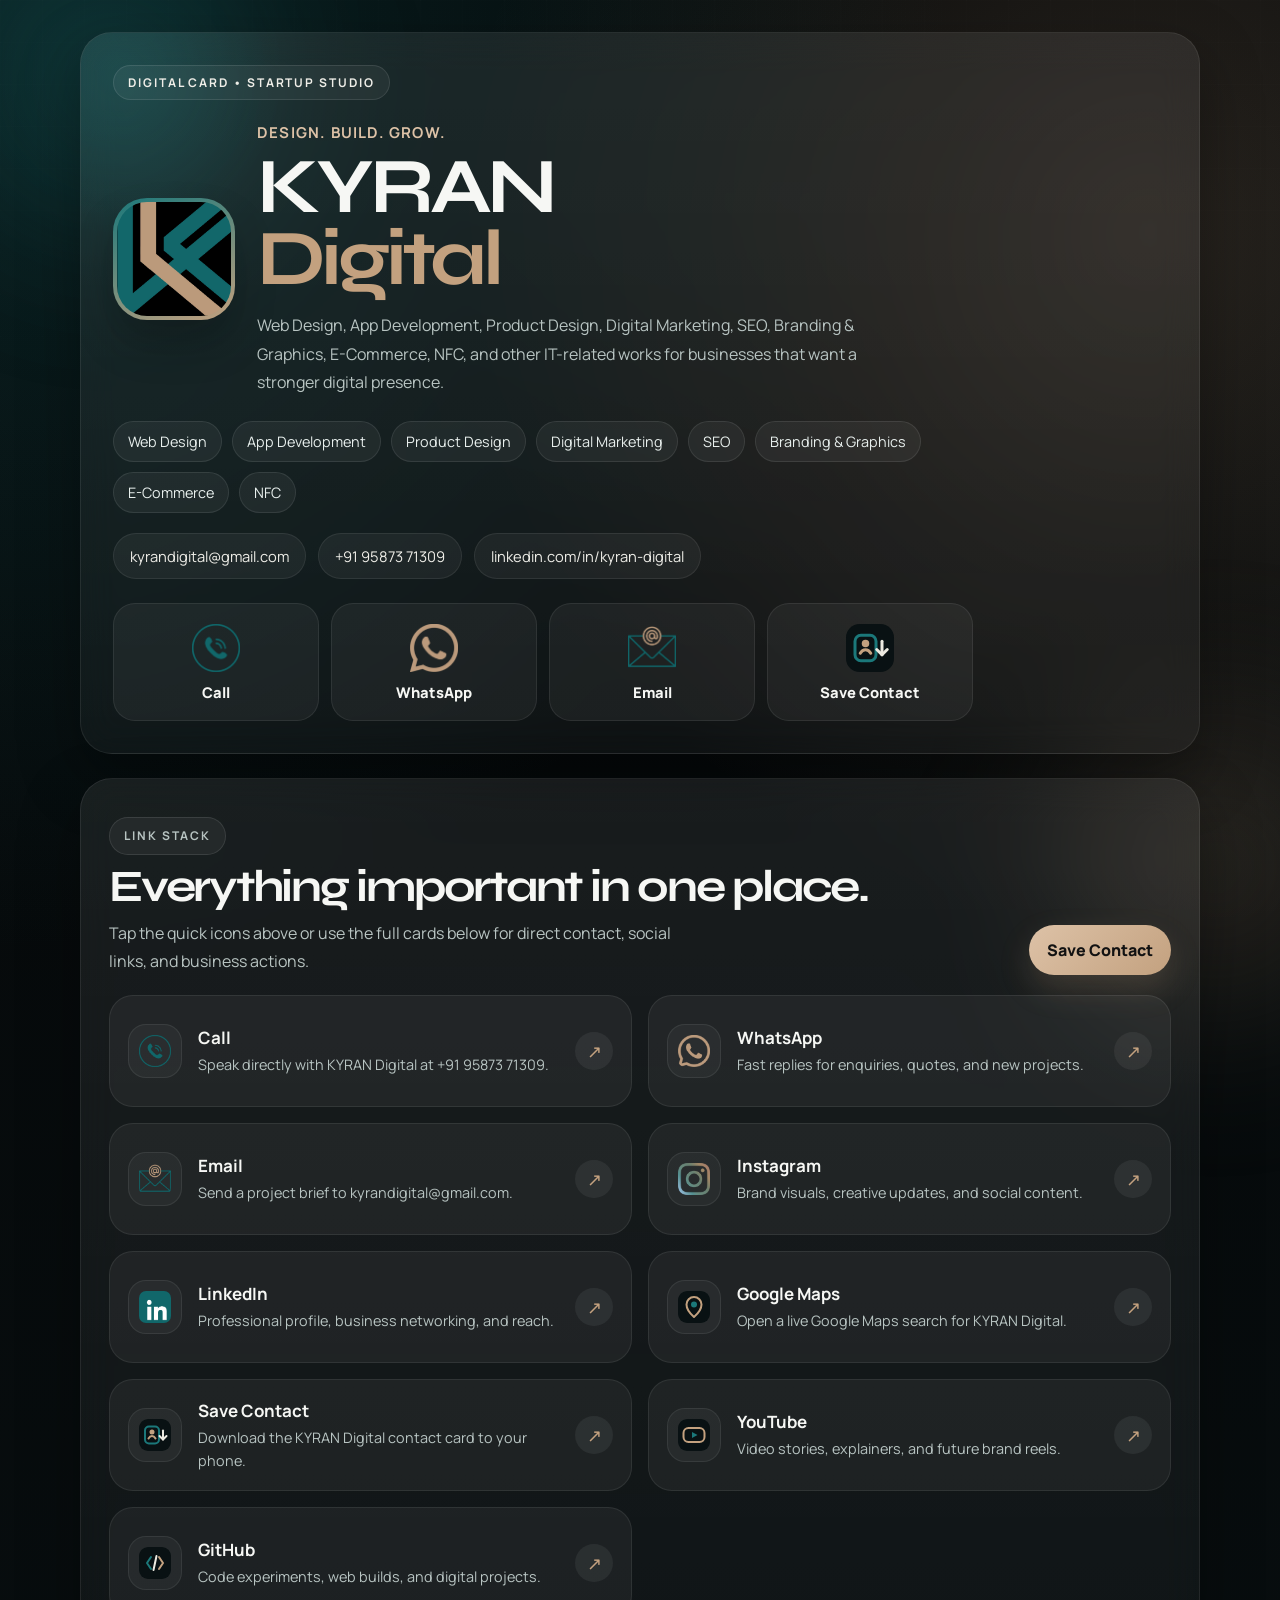
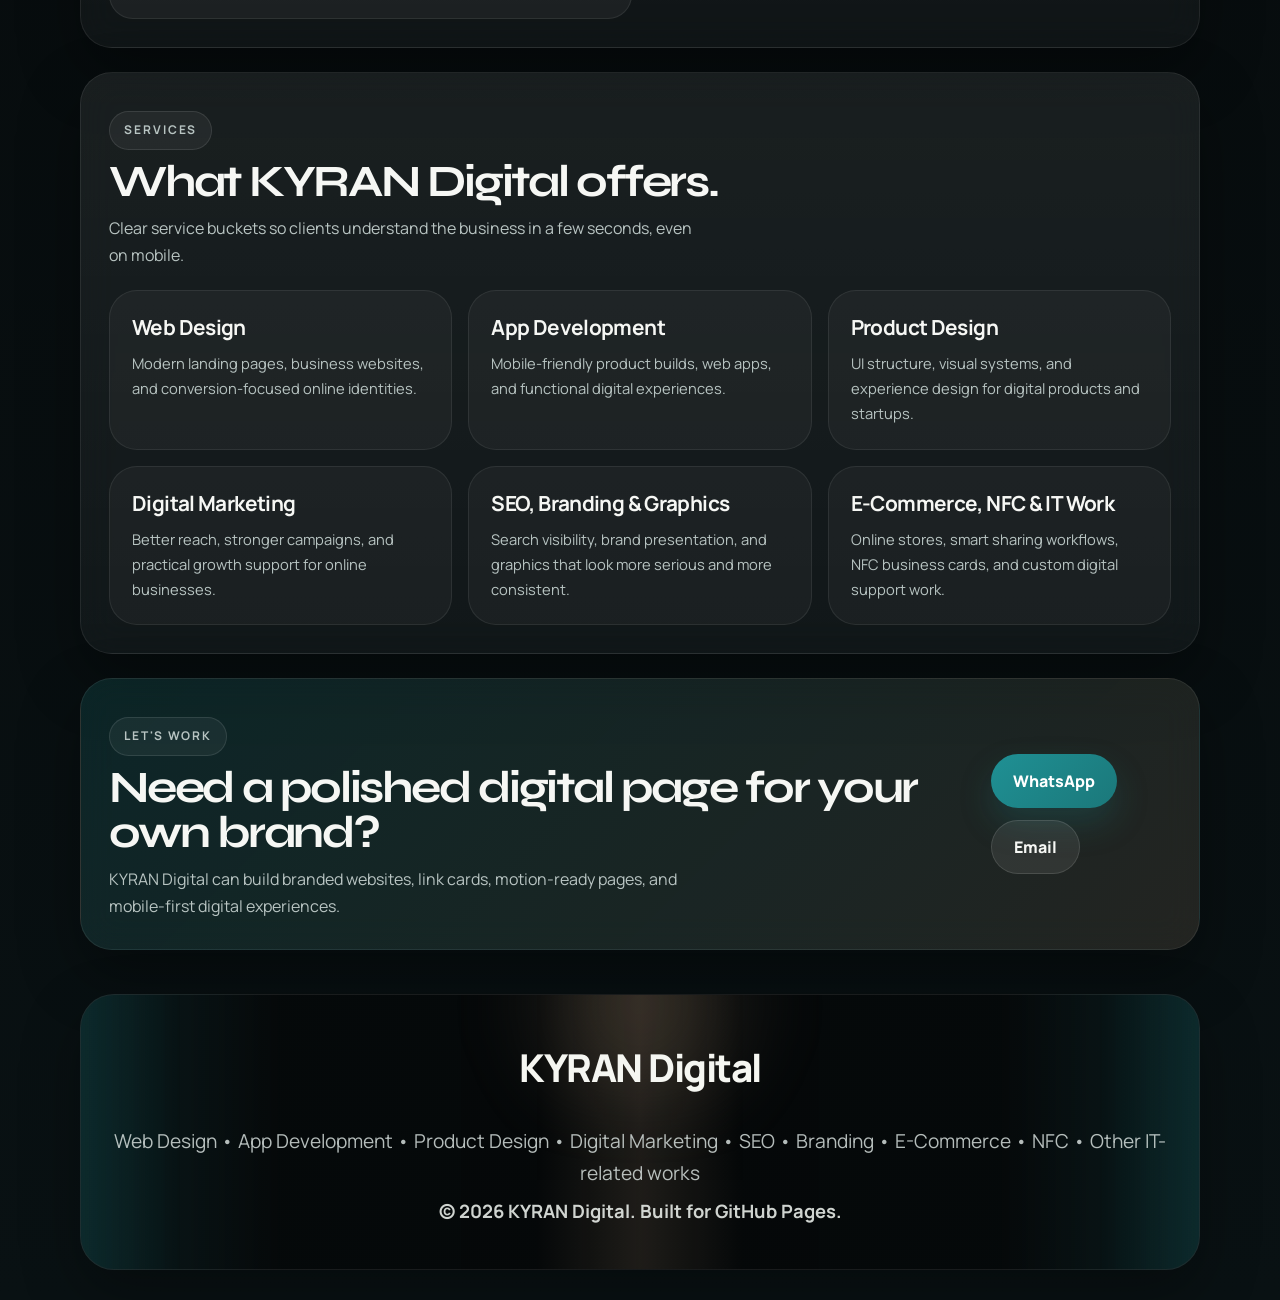
<file: index.html>
<!DOCTYPE html>
<html lang="en">
  <head>
    <meta charset="UTF-8" />
    <meta name="viewport" content="width=device-width, initial-scale=1.0" />
    <title>KYRAN Digital | Digital Card</title>
    <meta
      name="description"
      content="KYRAN Digital provides web design, app development, product design, digital marketing, SEO, branding, graphics, e-commerce, NFC, and other IT-related works."
    />
    <meta name="theme-color" content="#091113" />
    <meta property="og:title" content="KYRAN Digital" />
    <meta
      property="og:description"
      content="A mobile-first digital card for KYRAN Digital with direct actions, social links, and branded media."
    />
    <meta property="og:image" content="logo.png" />
    <link rel="icon" href="logo.png" />
    <link rel="preconnect" href="https://fonts.googleapis.com" />
    <link rel="preconnect" href="https://fonts.gstatic.com" crossorigin />
    <link
      href="https://fonts.googleapis.com/css2?family=Manrope:wght@400;500;600;700;800&amp;family=Syne:wght@600;700;800&amp;display=swap"
      rel="stylesheet"
    />
    <link rel="stylesheet" href="style.css" />
  </head>
  <body>
    <div class="ambient ambient-one" aria-hidden="true"></div>
    <div class="ambient ambient-two" aria-hidden="true"></div>

    <main class="page-shell" id="top">
      <section class="surface hero-panel">
        <div class="hero-copy">
          <p class="eyebrow">Digital Card • Startup Studio</p>

          <div class="brand-row">
            <div class="avatar-ring">
              <img
                src="assets/brand/profile-photo.png"
                alt="KYRAN Digital profile photo"
              />
            </div>

            <div class="brand-copy">
              <p class="brand-kicker">Design. Build. Grow.</p>
              <h1>KYRAN <span>Digital</span></h1>
              <p class="lede">
                Web Design, App Development, Product Design, Digital Marketing,
                SEO, Branding &amp; Graphics, E-Commerce, NFC, and other
                IT-related works for businesses that want a stronger digital
                presence.
              </p>
            </div>
          </div>

          <div class="service-tags" aria-label="Services">
            <span class="tag">Web Design</span>
            <span class="tag">App Development</span>
            <span class="tag">Product Design</span>
            <span class="tag">Digital Marketing</span>
            <span class="tag">SEO</span>
            <span class="tag">Branding &amp; Graphics</span>
            <span class="tag">E-Commerce</span>
            <span class="tag">NFC</span>
          </div>

          <div class="meta-row">
            <a href="mailto:kyrandigital@gmail.com">kyrandigital@gmail.com</a>
            <a href="tel:+919587371309">+91 95873 71309</a>
            <a
              href="https://www.linkedin.com/in/kyran-digital"
              target="_blank"
              rel="noreferrer"
              >linkedin.com/in/kyran-digital</a
            >
          </div>

          <div class="quick-actions" aria-label="Quick actions">
            <a class="quick-card" href="tel:+919587371309">
              <img src="assets/icons/call.png" alt="" aria-hidden="true" />
              <span>Call</span>
            </a>

            <a
              class="quick-card"
              href="https://wa.me/919587371309"
              target="_blank"
              rel="noreferrer"
            >
              <img
                src="assets/icons/whatsapp.png"
                alt=""
                aria-hidden="true"
              />
              <span>WhatsApp</span>
            </a>

            <a class="quick-card" href="mailto:kyrandigital@gmail.com">
              <img src="assets/icons/email.png" alt="" aria-hidden="true" />
              <span>Email</span>
            </a>

            <a class="quick-card" href="contact.vcf" download>
              <img
                src="assets/icons/save-contact.svg"
                alt=""
                aria-hidden="true"
              />
              <span>Save Contact</span>
            </a>
          </div>
        </div>

      </section>

      <section class="surface stack-panel" id="links">
        <div class="section-head">
          <div>
            <p class="eyebrow">Link Stack</p>
            <h2>Everything important in one place.</h2>
            <p>
              Tap the quick icons above or use the full cards below for direct
              contact, social links, and business actions.
            </p>
          </div>

          <a class="save-chip" href="contact.vcf" download>Save Contact</a>
        </div>

        <div class="link-stack">
          <a class="link-item" href="tel:+919587371309">
            <img src="assets/icons/call.png" alt="" aria-hidden="true" />
            <div class="link-copy">
              <strong>Call</strong>
              <span>Speak directly with KYRAN Digital at +91 95873 71309.</span>
            </div>
            <span class="link-arrow" aria-hidden="true">↗</span>
          </a>

          <a
            class="link-item"
            href="https://wa.me/919587371309"
            target="_blank"
            rel="noreferrer"
          >
            <img src="assets/icons/whatsapp.png" alt="" aria-hidden="true" />
            <div class="link-copy">
              <strong>WhatsApp</strong>
              <span>Fast replies for enquiries, quotes, and new projects.</span>
            </div>
            <span class="link-arrow" aria-hidden="true">↗</span>
          </a>

          <a class="link-item" href="mailto:kyrandigital@gmail.com">
            <img src="assets/icons/email.png" alt="" aria-hidden="true" />
            <div class="link-copy">
              <strong>Email</strong>
              <span>Send a project brief to kyrandigital@gmail.com.</span>
            </div>
            <span class="link-arrow" aria-hidden="true">↗</span>
          </a>

          <a
            class="link-item"
            href="https://www.instagram.com/kyran.digital?igsh=MWJrNnlidGhnaG5paQ=="
            target="_blank"
            rel="noreferrer"
          >
            <img src="assets/icons/instagram.png" alt="" aria-hidden="true" />
            <div class="link-copy">
              <strong>Instagram</strong>
              <span>Brand visuals, creative updates, and social content.</span>
            </div>
            <span class="link-arrow" aria-hidden="true">↗</span>
          </a>

          <a
            class="link-item"
            href="https://www.linkedin.com/in/kyran-digital"
            target="_blank"
            rel="noreferrer"
          >
            <img src="assets/icons/linkedin.png" alt="" aria-hidden="true" />
            <div class="link-copy">
              <strong>LinkedIn</strong>
              <span>Professional profile, business networking, and reach.</span>
            </div>
            <span class="link-arrow" aria-hidden="true">↗</span>
          </a>

          <a
            class="link-item"
            href="https://www.google.com/maps/search/?api=1&amp;query=KYRAN+Digital"
            target="_blank"
            rel="noreferrer"
          >
            <img src="assets/icons/maps.svg" alt="" aria-hidden="true" />
            <div class="link-copy">
              <strong>Google Maps</strong>
              <span>Open a live Google Maps search for KYRAN Digital.</span>
            </div>
            <span class="link-arrow" aria-hidden="true">↗</span>
          </a>

          <a class="link-item" href="contact.vcf" download>
            <img
              src="assets/icons/save-contact.svg"
              alt=""
              aria-hidden="true"
            />
            <div class="link-copy">
              <strong>Save Contact</strong>
              <span>Download the KYRAN Digital contact card to your phone.</span>
            </div>
            <span class="link-arrow" aria-hidden="true">↗</span>
          </a>

          <a
            class="link-item"
            href="https://www.youtube.com/channel/UC_13HEMWUVOd7R-yGIdoRAQ"
            target="_blank"
            rel="noreferrer"
          >
            <img src="assets/icons/youtube.svg" alt="" aria-hidden="true" />
            <div class="link-copy">
              <strong>YouTube</strong>
              <span>Video stories, explainers, and future brand reels.</span>
            </div>
            <span class="link-arrow" aria-hidden="true">↗</span>
          </a>

          <a
            class="link-item"
            href="https://github.com/KYRAN-Digital"
            target="_blank"
            rel="noreferrer"
          >
            <img src="assets/icons/github.svg" alt="" aria-hidden="true" />
            <div class="link-copy">
              <strong>GitHub</strong>
              <span>Code experiments, web builds, and digital projects.</span>
            </div>
            <span class="link-arrow" aria-hidden="true">↗</span>
          </a>
        </div>
      </section>

      <section class="surface services-panel" id="services">
        <div class="section-head">
          <div>
            <p class="eyebrow">Services</p>
            <h2>What KYRAN Digital offers.</h2>
            <p>
              Clear service buckets so clients understand the business in a few
              seconds, even on mobile.
            </p>
          </div>
        </div>

        <div class="service-grid">
          <article class="service-card">
            <h3>Web Design</h3>
            <p>
              Modern landing pages, business websites, and conversion-focused
              online identities.
            </p>
          </article>

          <article class="service-card">
            <h3>App Development</h3>
            <p>
              Mobile-friendly product builds, web apps, and functional digital
              experiences.
            </p>
          </article>

          <article class="service-card">
            <h3>Product Design</h3>
            <p>
              UI structure, visual systems, and experience design for digital
              products and startups.
            </p>
          </article>

          <article class="service-card">
            <h3>Digital Marketing</h3>
            <p>
              Better reach, stronger campaigns, and practical growth support for
              online businesses.
            </p>
          </article>

          <article class="service-card">
            <h3>SEO, Branding &amp; Graphics</h3>
            <p>
              Search visibility, brand presentation, and graphics that look more
              serious and more consistent.
            </p>
          </article>

          <article class="service-card">
            <h3>E-Commerce, NFC &amp; IT Work</h3>
            <p>
              Online stores, smart sharing workflows, NFC business cards, and
              custom digital support work.
            </p>
          </article>
        </div>
      </section>

      <section class="surface cta-panel">
        <div>
          <p class="eyebrow">Let's Work</p>
          <h2>Need a polished digital page for your own brand?</h2>
          <p>
            KYRAN Digital can build branded websites, link cards, motion-ready
            pages, and mobile-first digital experiences.
          </p>
        </div>

        <div class="button-row">
          <a
            class="button button-primary"
            href="https://wa.me/919587371309"
            target="_blank"
            rel="noreferrer"
            >WhatsApp</a
          >
          <a class="button button-secondary" href="mailto:kyrandigital@gmail.com"
            >Email</a
          >
        </div>
      </section>
    </main>

    <footer class="footer">
      <div class="footer-card">
        <strong class="footer-title">KYRAN Digital</strong>
        <p class="footer-services">
          Web Design • App Development • Product Design • Digital Marketing •
          SEO • Branding • E-Commerce • NFC • Other IT-related works
        </p>
        <p class="footer-copy">© 2026 KYRAN Digital. Built for GitHub Pages.</p>
      </div>
    </footer>
  </body>
</html>
</file>
<file: style.css>
:root {
  color-scheme: dark;
  --bg: #050708;
  --panel: rgba(12, 18, 20, 0.88);
  --panel-soft: rgba(19, 28, 30, 0.76);
  --paper: #efeee8;
  --text: #f6f7f4;
  --muted: #b8c4c2;
  --teal: #1b787a;
  --teal-soft: #7da39d;
  --gold: #c3a17f;
  --gold-soft: #ddc2a7;
  --stroke: rgba(255, 255, 255, 0.08);
  --shadow: 0 24px 60px rgba(0, 0, 0, 0.35);
  --radius-xl: 32px;
  --radius-lg: 24px;
  --radius-md: 18px;
  --max-width: 1120px;
}

* {
  box-sizing: border-box;
}

html {
  scroll-behavior: smooth;
}

body {
  margin: 0;
  font-family: "Manrope", sans-serif;
  color: var(--text);
  background:
    radial-gradient(circle at top left, rgba(27, 120, 122, 0.24), transparent 30%),
    radial-gradient(circle at 90% 8%, rgba(195, 161, 127, 0.18), transparent 24%),
    linear-gradient(180deg, #050708 0%, #091113 100%);
  min-height: 100vh;
  overflow-x: hidden;
  position: relative;
}

body::before {
  content: "";
  position: fixed;
  inset: 0;
  background-image:
    linear-gradient(rgba(255, 255, 255, 0.035) 1px, transparent 1px),
    linear-gradient(90deg, rgba(255, 255, 255, 0.03) 1px, transparent 1px);
  background-size: 42px 42px;
  mask-image: linear-gradient(180deg, rgba(255, 255, 255, 0.9), transparent 86%);
  opacity: 0.36;
  pointer-events: none;
  z-index: -3;
}

.ambient {
  position: fixed;
  border-radius: 999px;
  filter: blur(70px);
  pointer-events: none;
  z-index: -2;
}

.ambient-one {
  width: 26rem;
  height: 26rem;
  top: -8rem;
  left: -6rem;
  background: radial-gradient(circle, rgba(27, 120, 122, 0.35), transparent 72%);
}

.ambient-two {
  width: 28rem;
  height: 28rem;
  right: -10rem;
  bottom: -12rem;
  background: radial-gradient(circle, rgba(195, 161, 127, 0.22), transparent 70%);
}

img,
video {
  max-width: 100%;
  display: block;
}

a {
  color: inherit;
}

.page-shell {
  width: min(var(--max-width), calc(100% - 28px));
  margin: 32px auto 52px;
  display: grid;
  gap: 24px;
}

.surface {
  background: linear-gradient(180deg, rgba(255, 255, 255, 0.08), rgba(255, 255, 255, 0.04));
  border: 1px solid var(--stroke);
  border-radius: var(--radius-xl);
  box-shadow: var(--shadow);
  backdrop-filter: blur(18px);
  animation: rise 0.75s ease both;
}

.hero-panel {
  padding: 32px;
  display: grid;
  grid-template-columns: minmax(0, 1fr);
  gap: 24px;
  overflow: hidden;
  position: relative;
}

.hero-panel::before {
  content: "";
  position: absolute;
  width: 320px;
  height: 320px;
  left: -120px;
  top: -120px;
  background: radial-gradient(circle, rgba(27, 120, 122, 0.2), transparent 72%);
  border-radius: 50%;
}

.hero-copy {
  position: relative;
  z-index: 1;
  max-width: 860px;
}

.eyebrow {
  margin: 0;
  width: fit-content;
  padding: 8px 14px;
  border-radius: 999px;
  border: 1px solid rgba(255, 255, 255, 0.1);
  background: rgba(255, 255, 255, 0.05);
  color: var(--paper);
  font-size: 12px;
  font-weight: 700;
  letter-spacing: 0.16em;
  text-transform: uppercase;
}

.brand-row {
  display: flex;
  align-items: center;
  gap: 22px;
  margin-top: 22px;
}

.avatar-ring {
  flex-shrink: 0;
  width: 122px;
  height: 122px;
  padding: 4px;
  border-radius: 34px;
  background: linear-gradient(155deg, var(--teal), var(--gold));
  box-shadow: 0 24px 40px rgba(0, 0, 0, 0.24);
}

.avatar-ring img {
  width: 100%;
  height: 100%;
  border-radius: 30px;
  object-fit: cover;
  background: #000;
}

.brand-kicker {
  margin: 0 0 8px;
  color: var(--gold-soft);
  font-size: 15px;
  font-weight: 700;
  letter-spacing: 0.08em;
  text-transform: uppercase;
}

.brand-copy h1 {
  margin: 0;
  font-family: "Syne", sans-serif;
  font-size: clamp(3rem, 7vw, 4.9rem);
  line-height: 0.92;
  letter-spacing: -0.06em;
}

.brand-copy h1 span {
  display: block;
  color: var(--gold);
}

.lede {
  margin: 16px 0 0;
  max-width: 62ch;
  color: var(--muted);
  font-size: 1rem;
  line-height: 1.78;
}

.service-tags {
  display: flex;
  flex-wrap: wrap;
  gap: 10px;
  margin-top: 24px;
}

.tag {
  padding: 10px 14px;
  border-radius: 999px;
  background: rgba(255, 255, 255, 0.05);
  border: 1px solid rgba(255, 255, 255, 0.09);
  color: #e8efed;
  font-size: 0.9rem;
}

.meta-row {
  display: flex;
  flex-wrap: wrap;
  gap: 12px;
  margin-top: 20px;
}

.meta-row a {
  text-decoration: none;
  padding: 12px 16px;
  border-radius: 999px;
  background: rgba(255, 255, 255, 0.05);
  border: 1px solid rgba(255, 255, 255, 0.08);
  color: var(--paper);
  font-size: 0.92rem;
  transition: background 0.2s ease, border-color 0.2s ease, transform 0.2s ease;
}

.meta-row a:hover {
  transform: translateY(-2px);
  background: rgba(27, 120, 122, 0.14);
  border-color: rgba(27, 120, 122, 0.55);
}

.quick-actions {
  display: grid;
  grid-template-columns: repeat(4, minmax(0, 1fr));
  gap: 12px;
  margin-top: 24px;
}

.quick-card {
  text-decoration: none;
  min-height: 118px;
  border-radius: 22px;
  padding: 16px 10px 14px;
  background: rgba(255, 255, 255, 0.05);
  border: 1px solid rgba(255, 255, 255, 0.08);
  display: grid;
  justify-items: center;
  align-content: center;
  gap: 10px;
  transition: transform 0.22s ease, background 0.22s ease, border-color 0.22s ease;
}

.quick-card:hover {
  transform: translateY(-4px);
  background: rgba(27, 120, 122, 0.13);
  border-color: rgba(27, 120, 122, 0.55);
}

.quick-card img {
  width: 48px;
  height: 48px;
  object-fit: contain;
}

.quick-card span {
  font-size: 0.92rem;
  font-weight: 800;
  text-align: center;
}

.service-card {
  border-radius: 28px;
  background: rgba(255, 255, 255, 0.04);
  border: 1px solid rgba(255, 255, 255, 0.08);
}
.service-card h3 {
  display: block;
  margin: 0;
  font-size: 1.3rem;
  letter-spacing: -0.03em;
}

.service-card p,
.section-head p,
.cta-panel p,
.footer {
  color: var(--muted);
  line-height: 1.72;
}

.stack-panel,
.services-panel,
.cta-panel {
  padding: 28px;
}

.section-head {
  display: flex;
  justify-content: space-between;
  align-items: flex-end;
  gap: 16px;
  margin-bottom: 20px;
}

.section-head h2,
.cta-panel h2 {
  margin: 10px 0 0;
  font-family: "Syne", sans-serif;
  font-size: clamp(2rem, 4vw, 2.8rem);
  line-height: 1;
  letter-spacing: -0.05em;
}

.section-head p,
.cta-panel p {
  margin: 10px 0 0;
  max-width: 60ch;
}

.save-chip,
.button {
  text-decoration: none;
  border-radius: 999px;
  font-weight: 800;
  transition: transform 0.22s ease, box-shadow 0.22s ease, background 0.22s ease;
}

.save-chip {
  padding: 14px 18px;
  color: #121212;
  background: linear-gradient(135deg, var(--gold-soft), var(--gold));
  box-shadow: 0 14px 32px rgba(195, 161, 127, 0.2);
}

.save-chip:hover,
.button:hover {
  transform: translateY(-2px);
}

.link-stack {
  display: grid;
  grid-template-columns: repeat(2, minmax(0, 1fr));
  gap: 16px;
}

.link-item {
  min-height: 112px;
  padding: 18px;
  text-decoration: none;
  color: var(--text);
  border-radius: 24px;
  background: rgba(255, 255, 255, 0.05);
  border: 1px solid rgba(255, 255, 255, 0.08);
  display: grid;
  grid-template-columns: auto 1fr auto;
  gap: 16px;
  align-items: center;
  transition: transform 0.22s ease, background 0.22s ease, border-color 0.22s ease;
}

.link-item:hover,
.service-card:hover {
  transform: translateY(-4px);
  background: rgba(27, 120, 122, 0.12);
  border-color: rgba(27, 120, 122, 0.55);
}

.link-item img {
  width: 54px;
  height: 54px;
  object-fit: contain;
  padding: 10px;
  border-radius: 18px;
  background: rgba(255, 255, 255, 0.04);
  border: 1px solid rgba(255, 255, 255, 0.08);
}

.link-copy strong {
  display: block;
  margin-bottom: 4px;
  font-size: 1.06rem;
}

.link-copy span {
  display: block;
  color: var(--muted);
  font-size: 0.9rem;
  line-height: 1.6;
}

.link-arrow {
  width: 38px;
  height: 38px;
  border-radius: 50%;
  display: grid;
  place-items: center;
  background: rgba(255, 255, 255, 0.06);
  color: var(--gold);
  font-size: 1.1rem;
}

.service-grid {
  display: grid;
  grid-template-columns: repeat(3, minmax(0, 1fr));
  gap: 16px;
}

.service-card {
  padding: 22px;
  transition: transform 0.22s ease, background 0.22s ease, border-color 0.22s ease;
}

.service-card p {
  margin: 10px 0 0;
  font-size: 0.92rem;
}

.cta-panel {
  display: flex;
  justify-content: space-between;
  align-items: center;
  gap: 20px;
  background: linear-gradient(135deg, rgba(27, 120, 122, 0.22), rgba(195, 161, 127, 0.15));
}

.button-row {
  display: flex;
  flex-wrap: wrap;
  gap: 12px;
}

.button {
  display: inline-flex;
  align-items: center;
  justify-content: center;
  min-height: 54px;
  padding: 14px 22px;
}

.button-primary {
  color: #fff;
  background: linear-gradient(135deg, #1f9094, var(--teal));
  box-shadow: 0 16px 32px rgba(27, 120, 122, 0.26);
}

.button-secondary {
  color: var(--text);
  background: rgba(255, 255, 255, 0.08);
  border: 1px solid rgba(255, 255, 255, 0.12);
}

.footer {
  width: min(var(--max-width), calc(100% - 28px));
  margin: -8px auto 30px;
}

.footer-card {
  position: relative;
  overflow: hidden;
  isolation: isolate;
  padding: 40px 28px 42px;
  border-radius: 34px;
  text-align: center;
  background:
    linear-gradient(90deg, rgba(27, 120, 122, 0.12) 0%, rgba(5, 8, 9, 0.96) 18%, rgba(5, 8, 9, 0.98) 50%, rgba(5, 8, 9, 0.96) 82%, rgba(27, 120, 122, 0.12) 100%),
    rgba(10, 17, 19, 0.95);
  border: 1px solid rgba(255, 255, 255, 0.08);
  box-shadow: 0 22px 60px rgba(0, 0, 0, 0.32);
}

.footer-card::before,
.footer-card::after {
  content: "";
  position: absolute;
  pointer-events: none;
  z-index: -1;
}

.footer-card::before {
  top: -100px;
  left: 50%;
  width: 380px;
  height: 220px;
  transform: translateX(-50%);
  background: radial-gradient(circle, rgba(195, 161, 127, 0.18), transparent 70%);
  filter: blur(28px);
  animation: footerGlow 9s ease-in-out infinite;
}

.footer-card::after {
  inset: -20% -10%;
  background:
    linear-gradient(90deg, transparent 0%, rgba(27, 120, 122, 0.16) 8%, transparent 16%, transparent 84%, rgba(27, 120, 122, 0.16) 92%, transparent 100%),
    linear-gradient(90deg, transparent 42%, rgba(195, 161, 127, 0.14) 50%, transparent 58%);
  opacity: 0.95;
  animation: footerSweep 12s linear infinite;
}

.footer-title {
  display: block;
  margin-bottom: 24px;
  color: #f5f6f1;
  font-size: clamp(2rem, 3vw, 2.55rem);
  font-weight: 800;
  letter-spacing: -0.04em;
}

.footer-services,
.footer-copy {
  margin: 0;
  color: rgba(220, 228, 226, 0.82);
  line-height: 1.7;
}

.footer-services {
  font-size: clamp(1rem, 1.7vw, 1.2rem);
}

.footer-copy {
  margin-top: 6px;
  font-size: clamp(0.98rem, 1.55vw, 1.15rem);
  font-weight: 700;
  color: rgba(236, 240, 236, 0.88);
}

@keyframes rise {
  from {
    opacity: 0;
    transform: translateY(18px);
  }

  to {
    opacity: 1;
    transform: translateY(0);
  }
}

@keyframes footerGlow {
  0%,
  100% {
    transform: translateX(-50%) scale(1);
    opacity: 0.8;
  }

  50% {
    transform: translateX(-50%) scale(1.08);
    opacity: 1;
  }
}

@keyframes footerSweep {
  0% {
    transform: translateX(-2%);
  }

  50% {
    transform: translateX(2%);
  }

  100% {
    transform: translateX(-2%);
  }
}

@media (max-width: 980px) {
  .quick-actions {
    grid-template-columns: repeat(3, minmax(0, 1fr));
  }

  .link-stack {
    grid-template-columns: repeat(2, minmax(0, 1fr));
  }

  .service-grid {
    grid-template-columns: repeat(2, minmax(0, 1fr));
  }
}

@media (max-width: 760px) {
  .page-shell {
    margin-top: 18px;
    gap: 18px;
  }

  .hero-panel,
  .stack-panel,
  .services-panel,
  .cta-panel {
    padding: 20px;
  }

  .brand-row {
    gap: 16px;
    align-items: flex-start;
  }

  .section-head,
  .cta-panel {
    flex-direction: column;
    align-items: flex-start;
  }

  .quick-actions {
    grid-template-columns: repeat(2, minmax(0, 1fr));
  }

  .link-stack,
  .service-grid {
    grid-template-columns: repeat(2, minmax(0, 1fr));
  }

  .quick-card {
    min-height: 104px;
    padding: 14px 10px 12px;
  }

  .quick-card img {
    width: 42px;
    height: 42px;
  }

  .link-item {
    min-height: 100px;
    padding: 16px;
  }

  .link-item img {
    width: 48px;
    height: 48px;
  }

  .button-row {
    width: 100%;
  }

  .button {
    flex: 1 1 180px;
    justify-content: center;
  }

  .footer-card {
    padding: 30px 18px 32px;
    border-radius: 28px;
  }

  .footer-title {
    margin-bottom: 18px;
  }
}

@media (max-width: 560px) {
  .brand-row {
    flex-direction: column;
  }

  .quick-actions {
    grid-template-columns: repeat(2, minmax(0, 1fr));
  }

  .link-stack,
  .service-grid {
    grid-template-columns: 1fr;
  }

  .button {
    width: 100%;
    flex-basis: 100%;
    justify-content: center;
  }

  .avatar-ring {
    width: 100px;
    height: 100px;
  }

  .brand-copy h1 {
    font-size: clamp(2.45rem, 13vw, 3.35rem);
  }

  .meta-row {
    flex-direction: column;
  }

  .meta-row a,
  .save-chip,
  .button {
    width: 100%;
    text-align: center;
  }

  .footer-services {
    font-size: 0.98rem;
  }

  .footer-copy {
    margin-top: 10px;
    font-size: 1rem;
  }
}

@media (prefers-reduced-motion: reduce) {
  html {
    scroll-behavior: auto;
  }

  .surface,
  .save-chip,
  .button,
  .link-item,
  .service-card,
  .quick-card,
  .meta-row a,
  .footer-card::before,
  .footer-card::after {
    animation: none;
    transition: none;
  }
}
</file>
